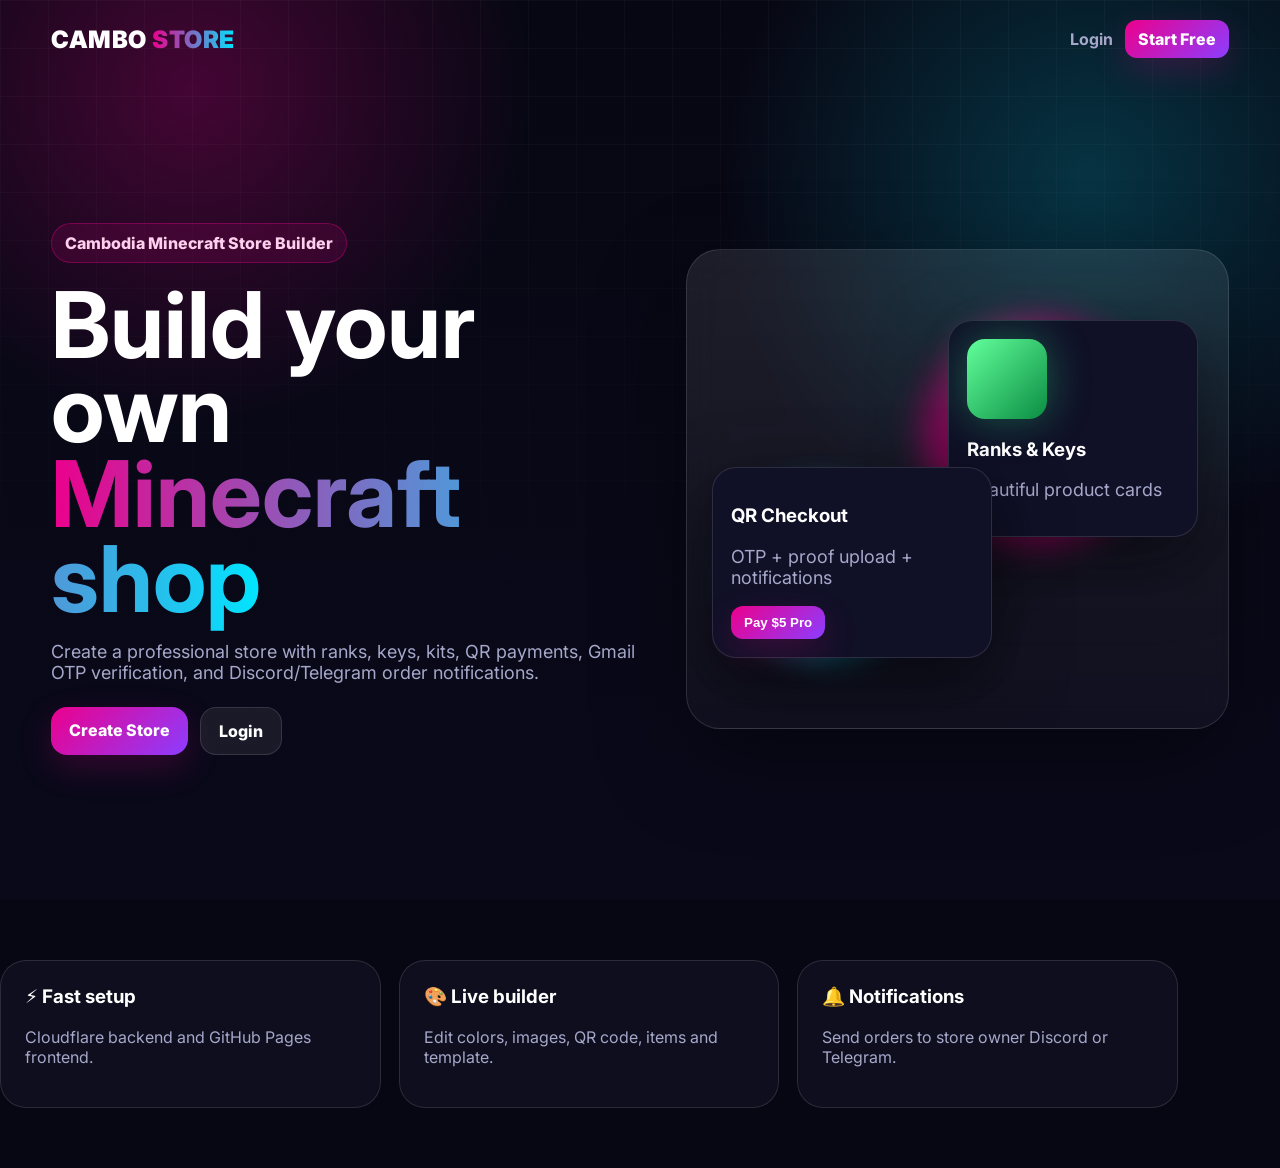
<file: index.html>
<!doctype html><html><head><meta charset="utf-8"><meta name="viewport" content="width=device-width,initial-scale=1"><title>Cambo Store</title><link rel="stylesheet" href="style.css"><script src="app.js" defer></script></head><body onload="initHome()"><header class="container nav"><div class="logo">CAMBO <span>STORE</span></div><nav class="nav-links" id="authNav"><a class="nav-link" href="login.html">Login</a><a class="btn small" href="register.html">Start Free</a></nav></header><main class="container hero"><section><span class="badge">Cambodia Minecraft Store Builder</span><h1>Build your own <span class="grad">Minecraft shop</span></h1><p>Create a professional store with ranks, keys, kits, QR payments, Gmail OTP verification, and Discord/Telegram order notifications.</p><div class="hero-actions"><a class="btn" href="register.html">Create Store</a><a class="btn ghost" href="login.html">Login</a></div></section><section class="hero-art"><div class="orb p"></div><div class="orb c"></div><div class="mock-card one"><div class="cube"></div><h3>Ranks & Keys</h3><p>Beautiful product cards</p></div><div class="mock-card two"><h3>QR Checkout</h3><p>OTP + proof upload + notifications</p><button class="btn small">Pay $5 Pro</button></div></section></main><section class="container grid3"><div class="feature"><h3>⚡ Fast setup</h3><p>Cloudflare backend and GitHub Pages frontend.</p></div><div class="feature"><h3>🎨 Live builder</h3><p>Edit colors, images, QR code, items and template.</p></div><div class="feature"><h3>🔔 Notifications</h3><p>Send orders to store owner Discord or Telegram.</p></div></section><div id="toastBox"></div></body></html>
</file>
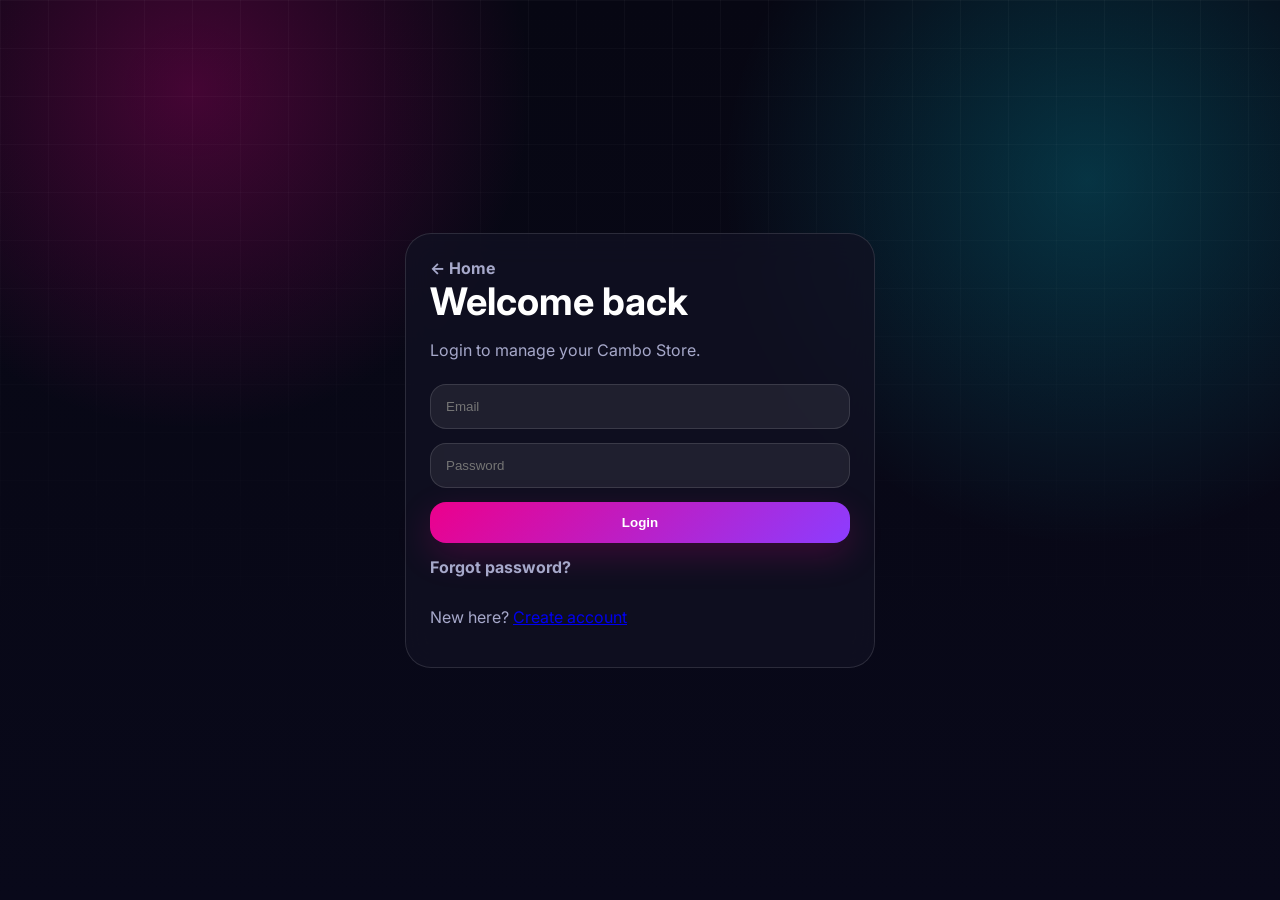
<file: admin.html>
<!doctype html><html><head><meta charset="utf-8"><meta name="viewport" content="width=device-width,initial-scale=1"><title>Admin - Cambo Store</title><link rel="stylesheet" href="style.css"><script src="app.js" defer></script></head><body onload="loadAdmin()"><div class="dash"><aside class="side"><div class="logo">CAMBO <span>ADMIN</span></div><a href="panel.html">Dashboard</a><a class="active" href="admin.html">Admin Panel</a><a onclick="logout()">Logout</a></aside><main class="main"><div class="topbar"><div><h1>Admin Panel</h1><p>Approve Pro users and view payment proof.</p></div></div><section class="panel-card"><h2>User Management</h2><div id="users"></div></section></main></div><div id="toastBox"></div></body></html>
</file>
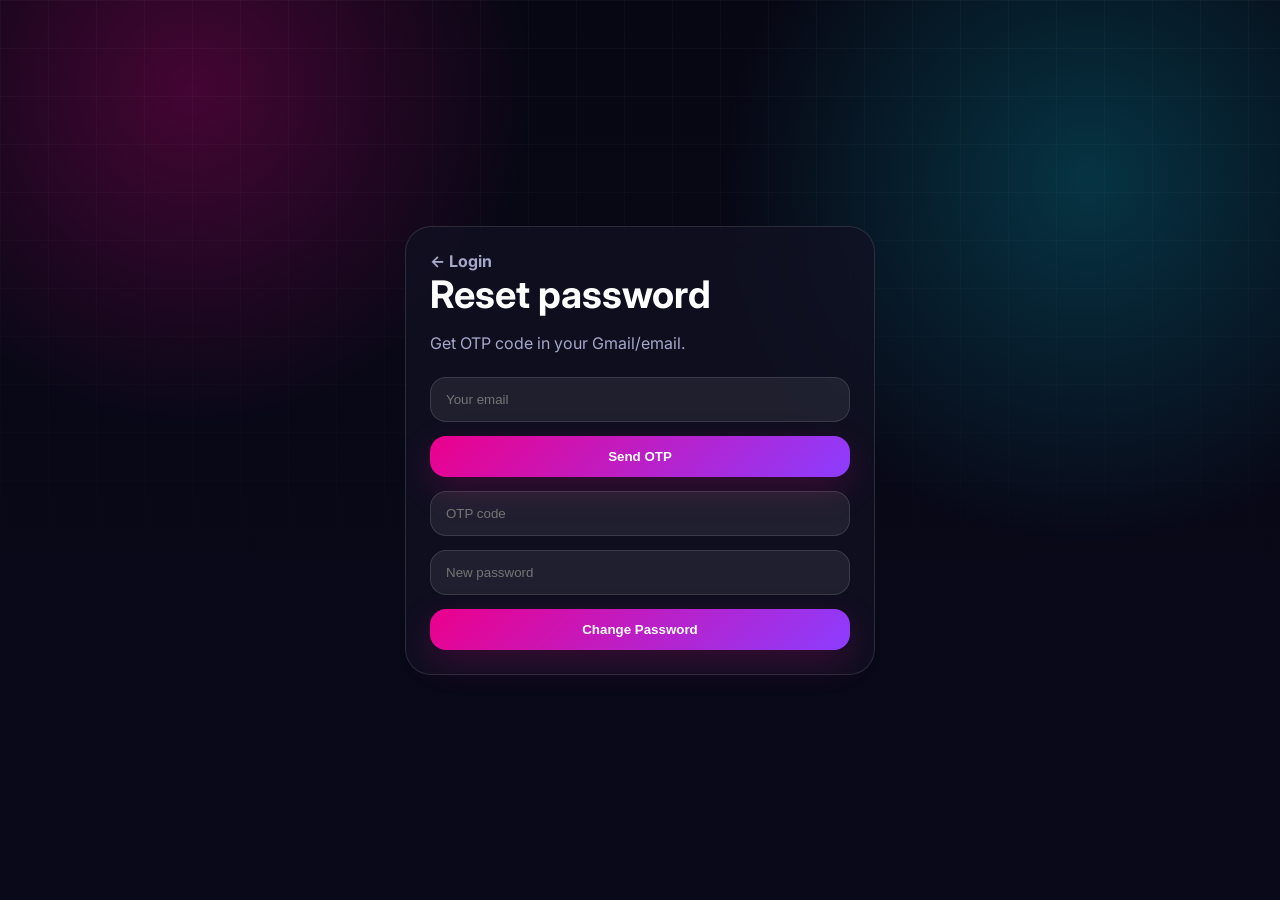
<file: forgot.html>
<!doctype html><html><head><meta charset="utf-8"><meta name="viewport" content="width=device-width,initial-scale=1"><title>Forgot Password</title><link rel="stylesheet" href="style.css"><script src="app.js" defer></script></head><body><main class="auth-wrap"><section class="auth-card"><a class="nav-link" href="login.html">← Login</a><h1>Reset password</h1><p>Get OTP code in your Gmail/email.</p><div class="form"><input id="resetEmail" type="email" placeholder="Your email"><button onclick="forgotSend()">Send OTP</button><input id="resetOtp" placeholder="OTP code"><input id="newPassword" type="password" placeholder="New password"><button onclick="forgotVerify()">Change Password</button></div></section></main><div id="toastBox"></div></body></html>
</file>
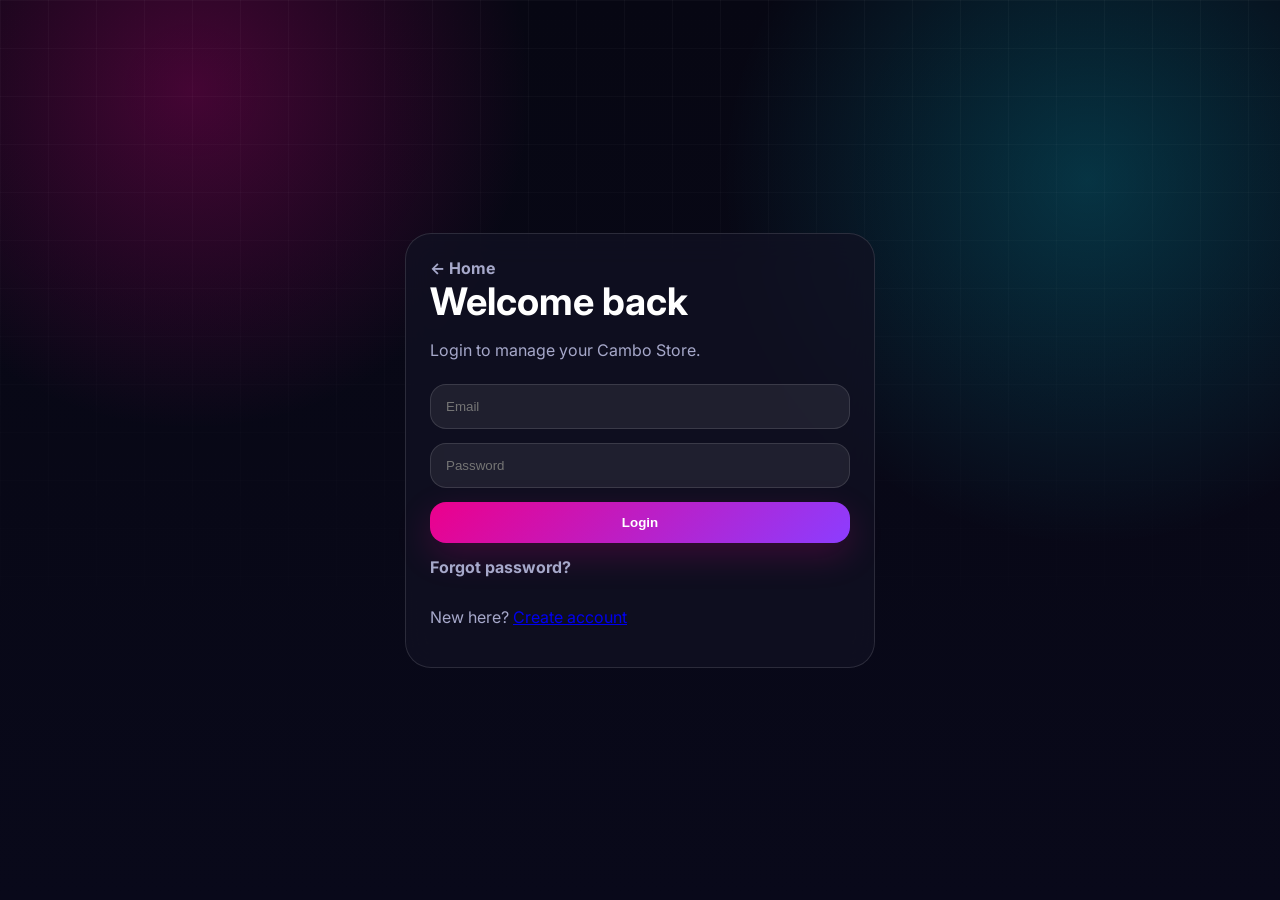
<file: login.html>
<!doctype html><html><head><meta charset="utf-8"><meta name="viewport" content="width=device-width,initial-scale=1"><title>Login - Cambo Store</title><link rel="stylesheet" href="style.css"><script src="app.js" defer></script></head><body><main class="auth-wrap"><section class="auth-card"><a class="nav-link" href="index.html">← Home</a><h1>Welcome back</h1><p>Login to manage your Cambo Store.</p><div class="form"><input id="email" type="email" placeholder="Email"><input id="password" type="password" placeholder="Password"><button onclick="login()">Login</button><a class="nav-link" href="forgot.html">Forgot password?</a><p>New here? <a href="register.html">Create account</a></p></div></section></main><div id="toastBox"></div></body></html>
</file>
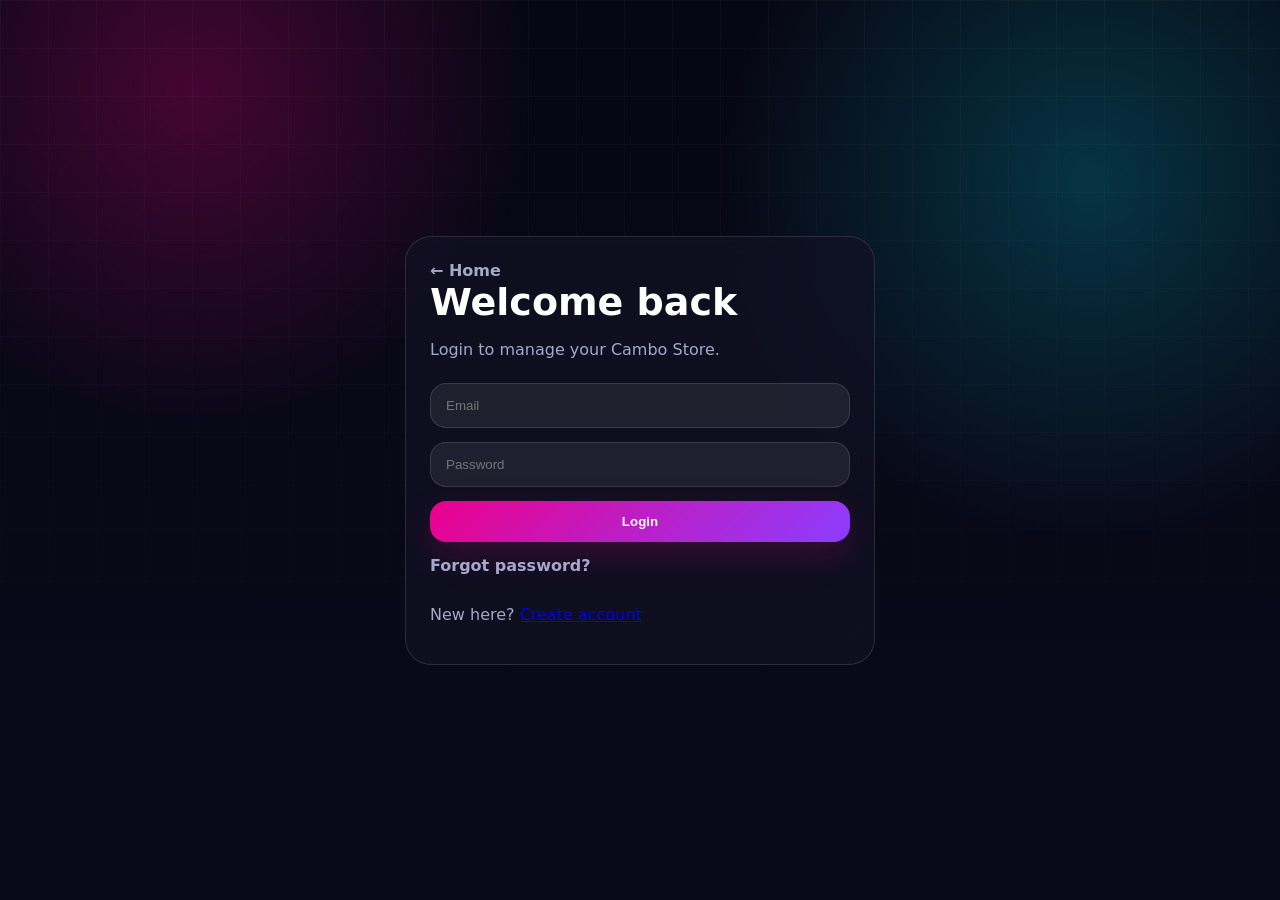
<file: panel.html>
<!doctype html><html><head><meta charset="utf-8"><meta name="viewport" content="width=device-width,initial-scale=1"><title>Dashboard - Cambo Store</title><link rel="stylesheet" href="style.css"><script src="app.js" defer></script></head><body onload="loadPanel()"><div class="dash"><aside class="side"><div class="logo">CAMBO <span>STORE</span></div><a class="active" href="panel.html">Dashboard</a><a id="adminLink" href="admin.html" style="display:none">Admin Panel</a><a href="index.html">Home</a><a onclick="logout()">Logout</a></aside><main class="main"><div class="topbar"><div><h1>Dashboard</h1><p id="userEmail"></p></div><div><b id="userName"></b><p>Plan: <span id="planName"></span></p></div></div><section class="cards"><div class="panel-card"><h2>Pro Plan $5</h2><p id="proStatus">Checking...</p><p>Scan your owner QR/payment and upload proof.</p><input id="proProof" type="file" accept="image/*"><button onclick="requestPro()">Submit Pro Proof</button></div><div class="panel-card"><h2>Create Store</h2><label>Store Name</label><input id="siteTitle" placeholder="CAFFE MC"><label>Slug</label><input id="siteSlug" placeholder="caffemc"><label>Description</label><textarea id="siteDesc" placeholder="Best Minecraft server shop"></textarea><label>Template</label><select id="siteTemplate"><option value="neon">Neon Gaming</option><option value="emerald">Emerald</option><option value="purple">Purple</option></select><button onclick="createSite()">Create Website</button></div><div class="panel-card"><h2>Your Stores</h2><div id="sites"></div></div></section><section id="editor" class="builder"><div class="panel-card"><h2>Builder Studio</h2><label>Title</label><input id="eTitle"><label>Hero Title</label><input id="eHero"><label>Description</label><textarea id="eDesc"></textarea><label>Template</label><select id="eTemplate"><option value="neon">Neon Gaming</option><option value="emerald">Emerald</option><option value="purple">Purple</option></select><label>Background</label><input id="eBg" type="color"><label>Button</label><input id="eBtn" type="color"><label>Text</label><input id="eText" type="color"><label>Accent</label><input id="eAccent" type="color"><label>Logo</label><input id="logoFile" type="file" accept="image/*"><label>Banner</label><input id="bannerFile" type="file" accept="image/*"><label>Payment QR</label><input id="qrFile" type="file" accept="image/*"><h3>Notifications</h3><label>Type</label><select id="notifyType"><option value="off">Off</option><option value="discord">Discord</option><option value="telegram">Telegram</option><option value="both">Both</option></select><label>Discord Webhook</label><input id="discordWebhook"><label>Telegram Chat ID</label><input id="telegramChat"><button onclick="saveSite()">Save Store</button><a id="openPublic" class="btn ghost" target="_blank">Open Store</a></div><div class="panel-card"><h2>Live Preview</h2><div id="livePreview"></div><h2>Add Item</h2><label>Name</label><input id="itemName"><label>Price</label><input id="itemPrice" type="number" step="0.01"><label>Description</label><textarea id="itemDesc"></textarea><label>Button Text</label><input id="itemButton" value="Add"><label>Image</label><input id="itemImage" type="file" accept="image/*"><button onclick="addItem()">Add Item</button><div id="items"></div></div></section></main></div><div id="toastBox"></div></body></html>
</file>
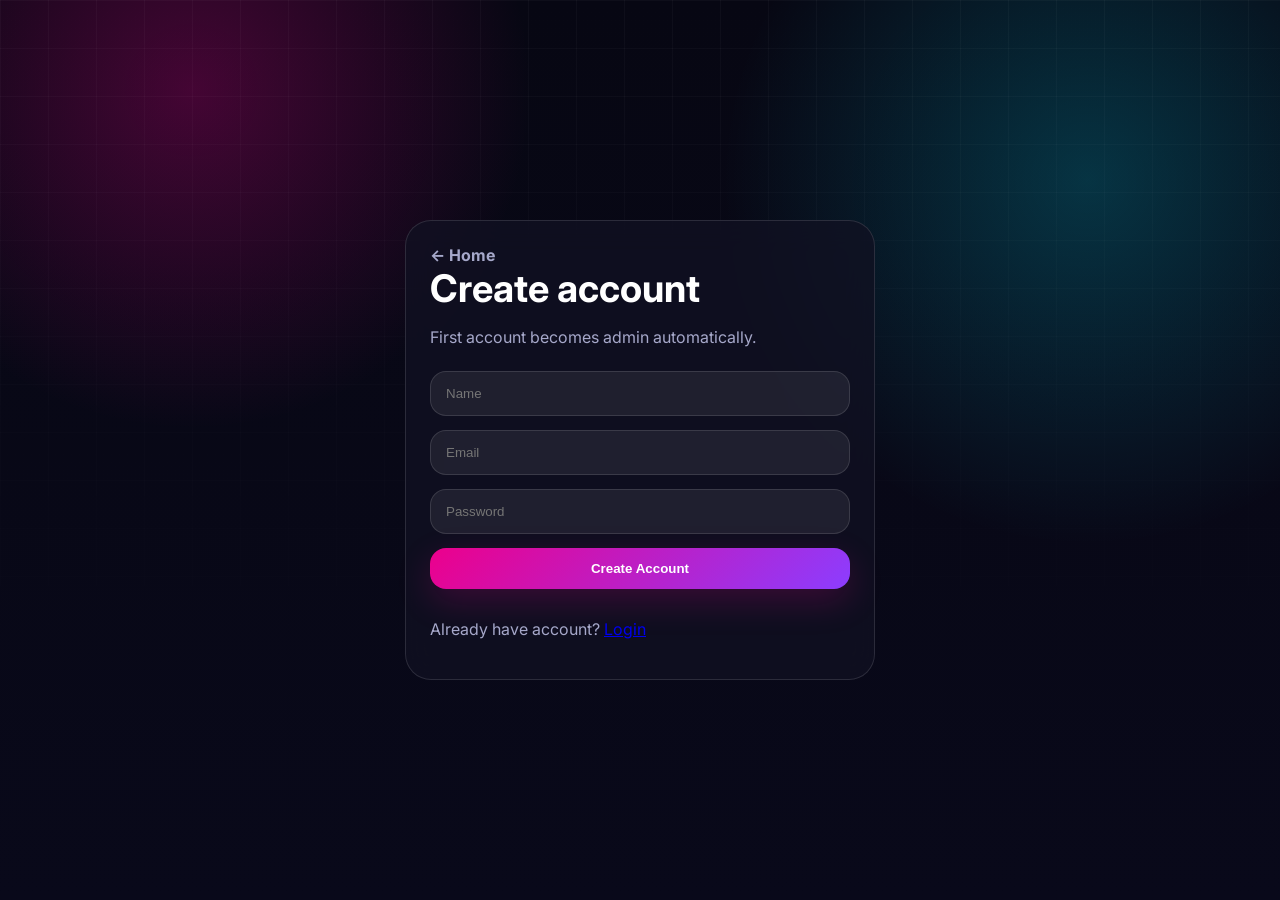
<file: register.html>
<!doctype html><html><head><meta charset="utf-8"><meta name="viewport" content="width=device-width,initial-scale=1"><title>Register - Cambo Store</title><link rel="stylesheet" href="style.css"><script src="app.js" defer></script></head><body><main class="auth-wrap"><section class="auth-card"><a class="nav-link" href="index.html">← Home</a><h1>Create account</h1><p>First account becomes admin automatically.</p><div class="form"><input id="name" placeholder="Name"><input id="email" type="email" placeholder="Email"><input id="password" type="password" placeholder="Password"><button onclick="register()">Create Account</button><p>Already have account? <a href="login.html">Login</a></p></div></section></main><div id="toastBox"></div></body></html>
</file>
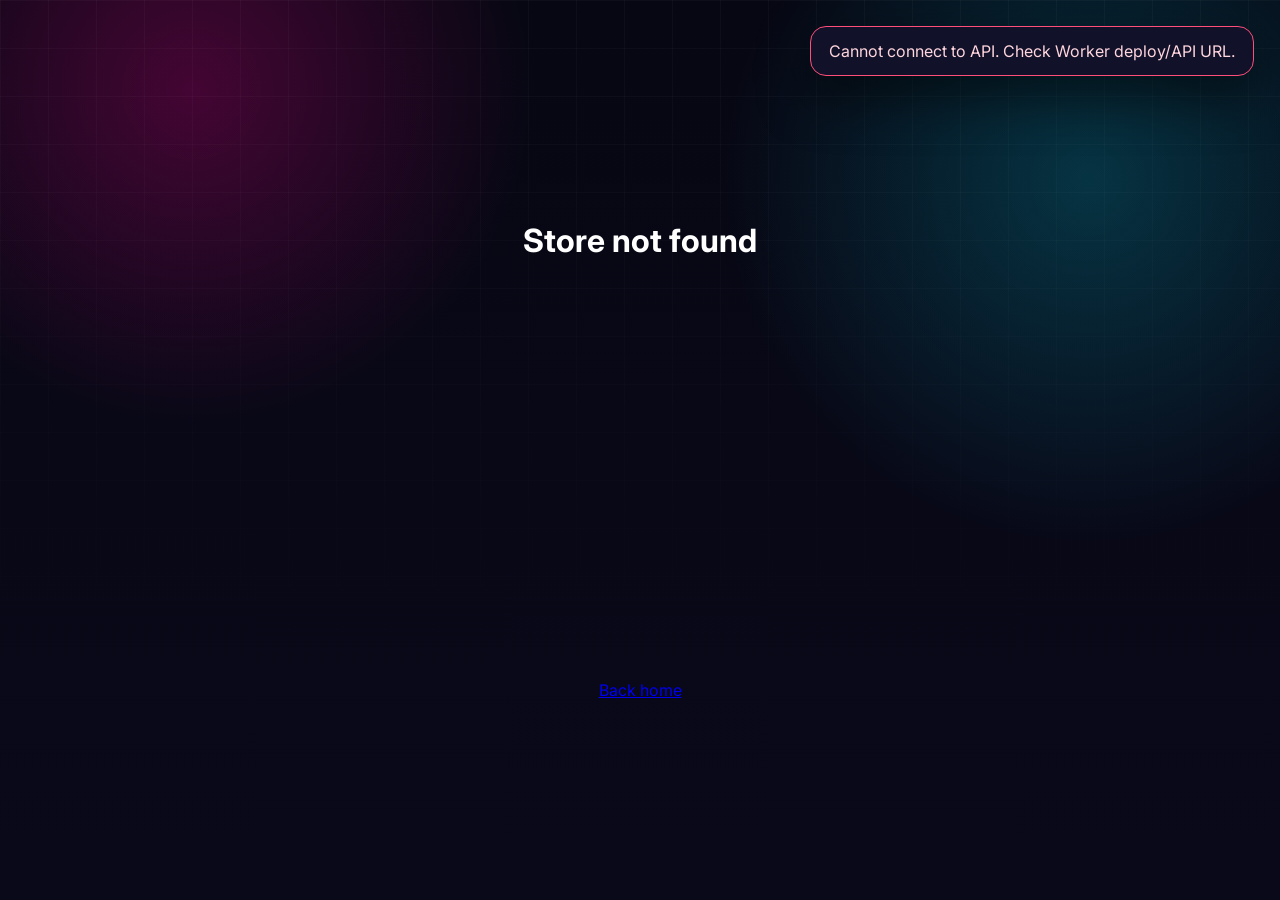
<file: site.html>
<!doctype html><html><head><meta charset="UTF-8"><meta name="viewport" content="width=device-width,initial-scale=1"><title>Store</title><link rel="stylesheet" href="style.css"><script src="app.js" defer></script></head><body onload="loadPublic()"><div id="publicSite"></div><div id="toastBox"></div></body></html>
</file>
<file: style.css>
@import url('https://fonts.googleapis.com/css2?family=Inter:wght@400;500;600;700;800;900&display=swap');
:root{--bg:#070713;--card:rgba(18,18,35,.76);--line:rgba(255,255,255,.12);--txt:#fff;--mut:#a6a8ca;--pink:#ec008c;--cyan:#00e5ff;--yellow:#ffe15c;--green:#2cff9a;--red:#ff4e7a}
*{box-sizing:border-box}body{margin:0;font-family:Inter,system-ui;background:var(--bg);color:var(--txt);overflow-x:hidden}body:before{content:"";position:fixed;inset:0;background:radial-gradient(circle at 15% 10%,#ec008c44,transparent 25%),radial-gradient(circle at 85% 20%,#00e5ff33,transparent 28%),linear-gradient(#070713,#09091a);z-index:-2}body:after{content:"";position:fixed;inset:0;background-image:linear-gradient(rgba(255,255,255,.03) 1px,transparent 1px),linear-gradient(90deg,rgba(255,255,255,.03) 1px,transparent 1px);background-size:48px 48px;mask-image:linear-gradient(to bottom,#000,transparent 80%);z-index:-1}.container{width:min(1180px,92%);margin:auto}.nav{height:78px;display:flex;align-items:center;justify-content:space-between}.logo{font-weight:900;font-size:24px;letter-spacing:.5px}.logo span,.grad{background:linear-gradient(90deg,var(--pink),var(--cyan));-webkit-background-clip:text;color:transparent}.nav-links{display:flex;gap:12px;align-items:center}.nav-link{color:var(--mut);text-decoration:none;font-weight:700}.btn,a.btn,button{border:0;border-radius:16px;padding:13px 18px;background:linear-gradient(135deg,var(--pink),#8c3dff);color:#fff;font-weight:800;cursor:pointer;text-decoration:none;box-shadow:0 12px 35px #ec008c33;transition:.2s}.btn:hover,button:hover{transform:translateY(-2px);box-shadow:0 16px 45px #00e5ff33}.btn.ghost,.ghost{background:rgba(255,255,255,.07);border:1px solid var(--line);box-shadow:none}.btn.danger{background:linear-gradient(135deg,#ff2d55,#7b1638)}.btn.small{padding:9px 13px;border-radius:12px}.hero{min-height:calc(100vh - 78px);display:grid;grid-template-columns:1.05fr .95fr;gap:35px;align-items:center}.badge,.pill{display:inline-flex;padding:9px 13px;border-radius:999px;background:rgba(236,0,140,.12);border:1px solid rgba(236,0,140,.35);color:#ffd0ee;font-weight:800}.hero h1{font-size:clamp(44px,8vw,92px);line-height:.92;margin:20px 0}.hero p{font-size:18px;color:var(--mut);max-width:600px}.hero-actions{display:flex;gap:12px;flex-wrap:wrap;margin-top:24px}.hero-art,.glass{background:linear-gradient(180deg,rgba(255,255,255,.09),rgba(255,255,255,.035));border:1px solid var(--line);border-radius:34px;box-shadow:0 30px 90px rgba(0,0,0,.35);backdrop-filter:blur(18px)}.hero-art{min-height:480px;padding:24px;position:relative;overflow:hidden}.orb{position:absolute;border-radius:50%;filter:blur(18px);opacity:.75}.orb.p{width:220px;height:220px;background:var(--pink);right:15%;top:15%}.orb.c{width:160px;height:160px;background:var(--cyan);left:10%;bottom:16%}.mock-card{position:absolute;background:#101027;border:1px solid var(--line);border-radius:24px;padding:18px;box-shadow:0 25px 70px #0008}.mock-card.one{right:30px;top:70px;width:250px}.mock-card.two{left:25px;bottom:70px;width:280px}.cube{width:80px;height:80px;border-radius:18px;background:linear-gradient(135deg,#62ff9b,#0b8d43);box-shadow:0 0 45px #2cff9a55}.grid3{display:grid;grid-template-columns:repeat(3,1fr);gap:18px;margin:60px 0}.feature,.auth-card,.panel-card,.list-card,.admin-card{background:var(--card);border:1px solid var(--line);border-radius:26px;padding:24px;backdrop-filter:blur(16px)}.feature h3{margin-top:0}.auth-wrap{min-height:100vh;display:grid;place-items:center;padding:24px}.auth-card{width:min(470px,100%)}.auth-card h1{font-size:38px;margin:0 0 8px}.form{display:grid;gap:14px;margin-top:24px}input,select,textarea{width:100%;background:rgba(255,255,255,.07);border:1px solid var(--line);color:#fff;padding:14px 15px;border-radius:16px;outline:none}textarea{min-height:100px;resize:vertical}label{display:block;margin:10px 0 7px;color:#d7d8f7;font-weight:700}.muted,p,small{color:var(--mut)}.dash{display:grid;grid-template-columns:280px 1fr;min-height:100vh}.side{background:rgba(8,8,20,.75);border-right:1px solid var(--line);padding:24px;position:sticky;top:0;height:100vh}.side a{display:flex;color:#d8dcff;text-decoration:none;padding:14px;border-radius:16px;margin:6px 0;font-weight:800}.side a:hover,.side a.active{background:rgba(236,0,140,.16)}.main{padding:28px}.topbar{display:flex;justify-content:space-between;align-items:center;margin-bottom:22px}.cards{display:grid;grid-template-columns:repeat(3,1fr);gap:18px}.panel-card h2{margin-top:0}.builder{display:none;grid-template-columns:1fr 1fr;gap:18px;margin-top:20px}.list-card,.admin-card{display:flex;justify-content:space-between;gap:15px;align-items:center;margin:12px 0}.actions{display:flex;gap:8px;flex-wrap:wrap}.green{color:var(--green)}.yellow{color:var(--yellow)}.empty{padding:30px;text-align:center;border:1px dashed var(--line);border-radius:20px;color:var(--mut)}.neon-preview{border:1px solid var(--accent);border-radius:28px;min-height:260px;display:grid;grid-template-columns:100px 1fr;overflow:hidden}.mini-sidebar{background:rgba(0,0,0,.25);border-right:1px solid var(--line)}.mini-main{padding:28px}.mini-main span{color:var(--accent);font-weight:900}.store-shell{display:grid;grid-template-columns:250px 1fr 360px;gap:18px;min-height:100vh;padding:18px}.store-sidebar,.checkout-card{background:rgba(12,12,30,.88);border:1px solid var(--line);border-radius:28px;padding:22px;height:calc(100vh - 36px);position:sticky;top:18px;backdrop-filter:blur(18px)}.store-logo{display:flex;gap:12px;align-items:center;font-weight:900;font-size:22px}.store-logo span{color:var(--cyan)}.logo-icon{width:50px;height:50px;border-radius:16px;background:linear-gradient(135deg,var(--pink),var(--cyan));display:grid;place-items:center}.logo-icon img{width:100%;height:100%;object-fit:cover;border-radius:16px}.store-sidebar nav{margin:24px 0}.store-sidebar nav a{display:block;padding:14px;border-radius:16px;color:#dfe2ff;text-decoration:none;font-weight:800;margin:6px 0}.store-sidebar nav a.active,.store-sidebar nav a:hover{background:rgba(236,0,140,.18)}.sidebar-profile{margin-top:auto;background:rgba(255,255,255,.06);border:1px solid var(--line);border-radius:18px;padding:16px}.store-main{min-width:0}.hero-card{border:1px solid var(--line);border-radius:32px;min-height:380px;display:flex;align-items:center;padding:42px;overflow:hidden}.hero-card h1{font-size:clamp(36px,6vw,72px);line-height:.95;margin:18px 0}.hero-card p{max-width:600px}.stats-row{display:grid;grid-template-columns:repeat(3,1fr);gap:14px;margin:18px 0}.stats-row div{background:var(--card);border:1px solid var(--line);border-radius:20px;padding:18px}.stats-row b{display:block;font-size:24px}.section-head{display:flex;justify-content:space-between;align-items:center}.product-grid{display:grid;grid-template-columns:repeat(3,1fr);gap:18px}.product-card{background:linear-gradient(180deg,rgba(255,255,255,.08),rgba(255,255,255,.035));border:1px solid var(--line);border-radius:26px;padding:18px;transition:.2s}.product-card:hover{transform:translateY(-5px);box-shadow:0 20px 60px #ec008c22}.product-card img,.item-placeholder{width:100%;height:150px;object-fit:cover;border-radius:18px;background:rgba(255,255,255,.06);display:grid;place-items:center;font-size:44px}.product-card h3{margin:14px 0 6px}.product-card strong{font-size:24px;color:var(--yellow);display:block;margin:12px 0}.cart-line{display:grid;grid-template-columns:1fr auto auto;gap:10px;align-items:center;background:rgba(255,255,255,.06);border-radius:14px;padding:10px;margin:8px 0}.cart-line button{padding:6px 10px;border-radius:10px}.cart-total{display:flex;justify-content:space-between;font-size:20px}.qr-box{background:#fff;border-radius:18px;padding:12px;color:#111;text-align:center;margin:12px 0}.qr-box img{width:160px;max-width:100%}.submit-btn{width:100%;margin-top:12px}.toast{padding:14px 18px;background:#111229;border:1px solid var(--line);border-radius:16px;box-shadow:0 20px 50px #0008;margin:8px;color:#fff}.toast.bad{border-color:#ff4e7a;color:#ffd5de}.toastBox,#toastBox{position:fixed;right:18px;top:18px;z-index:9999}.spin{width:14px;height:14px;border:2px solid #fff7;border-top-color:#fff;border-radius:50%;display:inline-block;animation:spin .8s linear infinite}@keyframes spin{to{transform:rotate(360deg)}}.not-found{min-height:100vh;display:grid;place-items:center;text-align:center}
@media(max-width:1100px){.store-shell{grid-template-columns:1fr}.store-sidebar,.checkout-card{position:relative;height:auto}.product-grid,.grid3,.cards{grid-template-columns:repeat(2,1fr)}.dash{grid-template-columns:1fr}.side{height:auto;position:relative}.builder{grid-template-columns:1fr}.hero{grid-template-columns:1fr}.hero-art{min-height:320px}}
@media(max-width:650px){.nav{height:auto;padding:16px 0;gap:12px}.nav,.nav-links,.topbar,.list-card,.admin-card{flex-direction:column;align-items:flex-start}.hero{padding:20px 0}.product-grid,.grid3,.cards,.stats-row{grid-template-columns:1fr}.store-shell{padding:10px}.hero-card{padding:24px;min-height:300px}.checkout-card,.store-sidebar{border-radius:22px}.main{padding:15px}}
</file>
